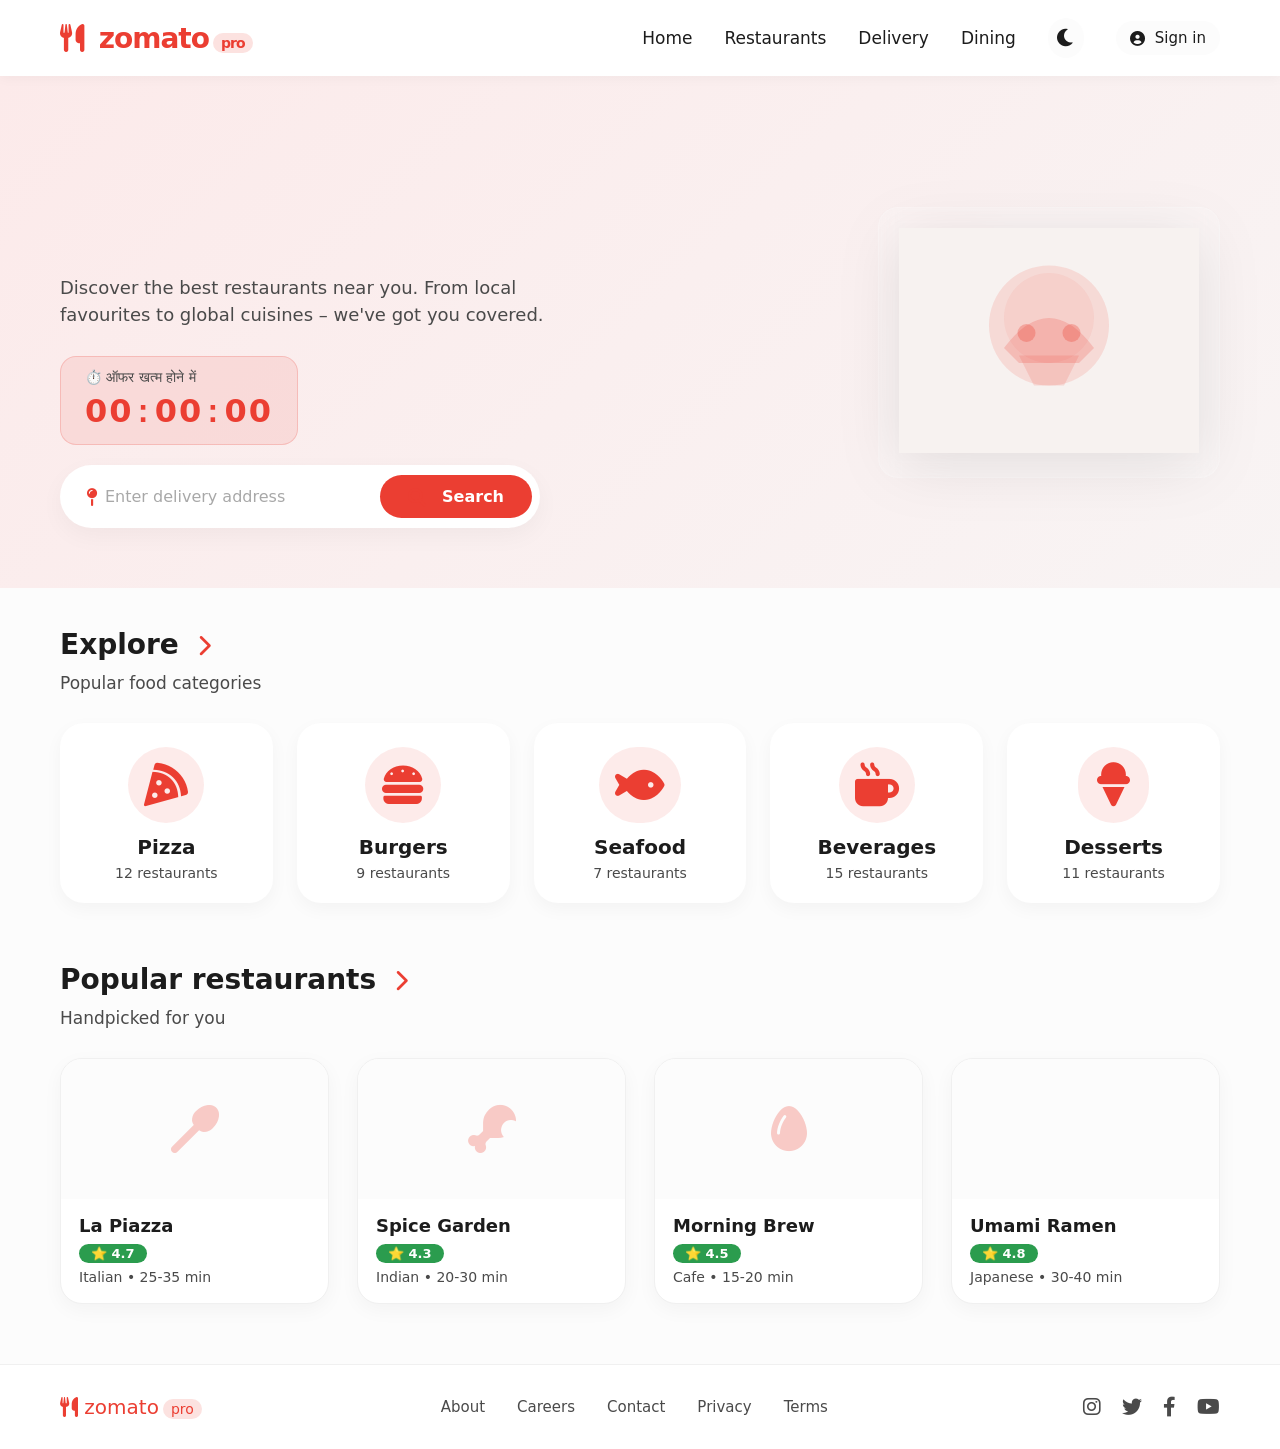
<file: zomato-clone/index.html>
<!-- index.html -->
<!DOCTYPE html>
<html lang="hi">
<head>
    <meta charset="UTF-8" />
    <meta name="viewport" content="width=device-width, initial-scale=1.0" />
    <title>Zomato pro· एडवांस फूड डिलीवरी</title>
    <link rel="stylesheet" href="https://cdnjs.cloudflare.com/ajax/libs/font-awesome/6.0.0-beta3/css/all.min.css" />
    <link rel="stylesheet" href="style.css" />
</head>
<body>
    <!-- प्रोग्रेस बार -->
    <div class="progress-bar" id="progressBar"></div>

    <!-- नेवबार -->
    <nav class="navbar">
        <div class="logo">
            <i class="fas fa-utensils"></i> zomato<span class="pro-text">pro</span>
        </div>
        <div class="nav-links">
            <a href="#home">Home</a>
            <a href="#restaurants">Restaurants</a>
            <a href="#delivery">Delivery</a>
            <a href="#dining">Dining</a>
            <div class="theme-toggle" id="themeToggle">
                <i class="fas fa-moon"></i>
            </div>
            <div class="user-icon">
                <i class="fas fa-user-circle"></i>
                <span>Sign in</span>
            </div>
        </div>
    </nav>

    <!-- हीरो सेक्शन -->
    <section class="hero" id="home">
        <div class="particles" id="particles"></div>
        <div class="hero-content">
            <div class="hero-text">
                <h1 id="typingText"></h1>
                <p>Discover the best restaurants near you. From local favourites to global cuisines – we've got you covered.</p>
                
                <!-- काउंटडाउन टाइमर -->
                <div class="timer-container">
                    <div class="timer-box">
                        <span class="timer-label">⏱️ ऑफर खत्म होने में</span>
                        <div class="timer" id="timer">
                            <span id="hours">00</span>:<span id="minutes">00</span>:<span id="seconds">00</span>
                        </div>
                    </div>
                </div>

                <div class="search-box">
                    <i class="fas fa-map-pin"></i>
                    <input type="text" placeholder="Enter delivery address" id="searchInput" />
                    <button id="searchBtn"><i class="fas fa-search"></i> Search</button>
                </div>
            </div>
            <div class="hero-image glass-effect">
                <img src="data:image/svg+xml,%3Csvg xmlns='http://www.w3.org/2000/svg' viewBox='0 0 400 300'%3E%3Crect width='400' height='300' fill='%23f7f2f0'/%3E%3Ccircle cx='200' cy='130' r='80' fill='%23eb3e3222'/%3E%3Ccircle cx='200' cy='120' r='60' fill='%23eb3e3211'/%3E%3Cpath d='M140 160 Q200 80 260 160 L240 180 L160 180 L140 160' fill='%23eb3e32' opacity='0.2'/%3E%3Cpath d='M160 170 L240 170 L220 210 L180 210 L160 170' fill='%23eb3e32' opacity='0.15'/%3E%3Ccircle cx='170' cy='140' r='12' fill='%23eb3e32' opacity='0.3'/%3E%3Ccircle cx='230' cy='140' r='12' fill='%23eb3e32' opacity='0.3'/%3E%3C/svg%3E"
                     alt="Zomato food illustration" />
            </div>
        </div>
    </section>

    <!-- कैटेगरीज -->
    <h2 class="section-title">Explore <i class="fas fa-chevron-right" style="font-size: 22px; color: #eb3e32; margin-left: 8px;"></i></h2>
    <p class="section-sub">Popular food categories</p>
    <div class="card-grid" id="restaurants">
        <div class="card" data-tooltip="12 restaurants available">
            <i class="fas fa-pizza-slice"></i>
            <h3>Pizza</h3>
            <p>12 restaurants</p>
        </div>
        <div class="card" data-tooltip="9 restaurants available">
            <i class="fas fa-hamburger"></i>
            <h3>Burgers</h3>
            <p>9 restaurants</p>
        </div>
        <div class="card" data-tooltip="7 restaurants available">
            <i class="fas fa-fish"></i>
            <h3>Seafood</h3>
            <p>7 restaurants</p>
        </div>
        <div class="card" data-tooltip="15 restaurants available">
            <i class="fas fa-mug-hot"></i>
            <h3>Beverages</h3>
            <p>15 restaurants</p>
        </div>
        <div class="card" data-tooltip="11 restaurants available">
            <i class="fas fa-ice-cream"></i>
            <h3>Desserts</h3>
            <p>11 restaurants</p>
        </div>
    </div>

    <!-- रेस्तरां -->
    <h2 class="section-title" style="padding-top: 10px;">Popular restaurants <i class="fas fa-chevron-right" style="font-size: 22px; color: #eb3e32; margin-left: 8px;"></i></h2>
    <p class="section-sub">Handpicked for you</p>
    <div class="resto-grid" id="delivery">
        <div class="resto-card">
            <div class="resto-img"><i class="fas fa-utensil-spoon"></i></div>
            <div class="resto-info">
                <h4>La Piazza</h4>
                <span class="rating">⭐ 4.7</span>
                <p>Italian • 25-35 min</p>
            </div>
        </div>
        <div class="resto-card">
            <div class="resto-img"><i class="fas fa-drumstick-bite"></i></div>
            <div class="resto-info">
                <h4>Spice Garden</h4>
                <span class="rating">⭐ 4.3</span>
                <p>Indian • 20-30 min</p>
            </div>
        </div>
        <div class="resto-card">
            <div class="resto-img"><i class="fas fa-egg"></i></div>
            <div class="resto-info">
                <h4>Morning Brew</h4>
                <span class="rating">⭐ 4.5</span>
                <p>Cafe • 15-20 min</p>
            </div>
        </div>
        <div class="resto-card">
            <div class="resto-img"><i class="fas fa-bowl-food"></i></div>
            <div class="resto-info">
                <h4>Umami Ramen</h4>
                <span class="rating">⭐ 4.8</span>
                <p>Japanese • 30-40 min</p>
            </div>
        </div>
    </div>

    <!-- लोडिंग स्पिनर -->
    <div class="loader-container" id="loader">
        <div class="loader"></div>
        <p>Loading amazing food...</p>
    </div>

    <!-- बैक टू टॉप बटन -->
    <button class="back-to-top" id="backToTop">
        <i class="fas fa-arrow-up"></i>
    </button>

    <!-- फूटर -->
    <footer class="footer">
        <div class="footer-brand">
            <i class="fas fa-utensils"></i> zomato<span class="pro-text">pro</span>
        </div>
        <div class="footer-links">
            <a href="#">About</a>
            <a href="#">Careers</a>
            <a href="#">Contact</a>
            <a href="#">Privacy</a>
            <a href="#">Terms</a>
        </div>
        <div class="footer-social">
            <i class="fab fa-instagram"></i>
            <i class="fab fa-twitter"></i>
            <i class="fab fa-facebook-f"></i>
            <i class="fab fa-youtube"></i>
        </div>
    </footer>

    <script src="script.js"></script>
</body>
</html>
</file>
<file: zomato-clone/style.css>
/* style.css - एडवांस वर्शन */
* {
    margin: 0;
    padding: 0;
    box-sizing: border-box;
    font-family: 'Segoe UI', Roboto, system-ui, -apple-system, sans-serif;
    transition: background-color 0.3s ease, color 0.3s ease;
}

:root {
    --bg-primary: #fcfcfc;
    --bg-secondary: #ffffff;
    --text-primary: #1c1c1c;
    --text-secondary: #4a4a4a;
    --shadow-color: rgba(0, 0, 0, 0.04);
    --border-color: #f0f0f0;
    --hero-bg: linear-gradient(135deg, #fceaea 0%, #f8f4f4 100%);
    --card-bg: #ffffff;
    --glass-bg: rgba(255, 255, 255, 0.2);
}

[data-theme="dark"] {
    --bg-primary: #1a1a1a;
    --bg-secondary: #2d2d2d;
    --text-primary: #ffffff;
    --text-secondary: #b0b0b0;
    --shadow-color: rgba(0, 0, 0, 0.3);
    --border-color: #3d3d3d;
    --hero-bg: linear-gradient(135deg, #1a1a1a 0%, #2d2d2d 100%);
    --card-bg: #2d2d2d;
    --glass-bg: rgba(255, 255, 255, 0.05);
}

body {
    background-color: var(--bg-primary);
    color: var(--text-primary);
    transition: background 0.3s, color 0.3s;
}

/* प्रोग्रेस बार */
.progress-bar {
    position: fixed;
    top: 0;
    left: 0;
    width: 0%;
    height: 4px;
    background: linear-gradient(90deg, #eb3e32, #ff6b5b);
    z-index: 1000;
    transition: width 0.1s;
}

/* ग्लास इफेक्ट */
.glass-effect {
    background: var(--glass-bg);
    backdrop-filter: blur(10px);
    border-radius: 20px;
    padding: 20px;
    border: 1px solid rgba(255, 255, 255, 0.2);
}

/* पार्टिकल्स */
.particles {
    position: absolute;
    top: 0;
    left: 0;
    width: 100%;
    height: 100%;
    overflow: hidden;
    pointer-events: none;
}

.particle {
    position: absolute;
    width: 6px;
    height: 6px;
    background: #eb3e32;
    border-radius: 50%;
    opacity: 0.3;
    animation: floatParticle 15s infinite;
}

@keyframes floatParticle {
    0%, 100% { transform: translateY(0px) rotate(0deg); opacity: 0.3; }
    50% { transform: translateY(-100px) rotate(180deg); opacity: 0.8; }
}

/* नेवबार */
.navbar {
    display: flex;
    justify-content: space-between;
    align-items: center;
    padding: 18px 60px;
    background: var(--bg-secondary);
    box-shadow: 0 2px 12px var(--shadow-color);
    position: sticky;
    top: 0;
    z-index: 100;
}

.logo {
    font-size: 28px;
    font-weight: 700;
    color: #eb3e32;
    letter-spacing: -1px;
}
.logo i {
    margin-right: 6px;
}
.pro-text {
    color: #eb3e32;
    font-size: 14px;
    background: rgba(235, 62, 50, 0.15);
    padding: 2px 8px;
    border-radius: 20px;
    margin-left: 4px;
}

.nav-links {
    display: flex;
    align-items: center;
    gap: 32px;
    font-weight: 500;
    color: var(--text-primary);
}
.nav-links a {
    text-decoration: none;
    color: var(--text-primary);
    font-size: 17px;
    transition: color 0.3s;
    position: relative;
}
.nav-links a::after {
    content: '';
    position: absolute;
    bottom: -4px;
    left: 0;
    width: 0;
    height: 2px;
    background: #eb3e32;
    transition: width 0.3s;
}
.nav-links a:hover::after {
    width: 100%;
}
.nav-links a:hover {
    color: #eb3e32;
}

.theme-toggle {
    cursor: pointer;
    font-size: 20px;
    padding: 8px;
    border-radius: 50%;
    background: var(--bg-primary);
    transition: transform 0.3s;
}
.theme-toggle:hover {
    transform: rotate(30deg);
}

.user-icon {
    background: var(--bg-primary);
    padding: 8px 14px;
    border-radius: 30px;
    display: flex;
    align-items: center;
    gap: 10px;
    font-size: 15px;
    cursor: pointer;
    transition: background 0.3s;
}
.user-icon:hover {
    background: #eb3e3222;
}

/* हीरो */
.hero {
    background: var(--hero-bg);
    padding: 60px;
    position: relative;
    overflow: hidden;
}

.hero-content {
    display: flex;
    flex-wrap: wrap;
    align-items: center;
    justify-content: space-between;
    position: relative;
    z-index: 1;
}

.hero-text {
    max-width: 540px;
}
.hero-text h1 {
    font-size: 52px;
    font-weight: 700;
    color: var(--text-primary);
    line-height: 1.2;
    min-height: 120px;
}
.hero-text h1 span {
    color: #eb3e32;
}
.hero-text p {
    font-size: 18px;
    color: var(--text-secondary);
    margin: 18px 0 28px 0;
    line-height: 1.5;
}

/* टाइमर */
.timer-container {
    margin: 20px 0;
}
.timer-box {
    display: inline-block;
    background: rgba(235, 62, 50, 0.1);
    padding: 12px 24px;
    border-radius: 16px;
    border: 1px solid rgba(235, 62, 50, 0.2);
}
.timer-label {
    display: block;
    font-size: 14px;
    color: var(--text-secondary);
    margin-bottom: 6px;
}
.timer {
    font-size: 32px;
    font-weight: 700;
    color: #eb3e32;
    letter-spacing: 2px;
    font-family: 'Courier New', monospace;
}

/* सर्च बॉक्स */
.search-box {
    display: flex;
    background: var(--bg-secondary);
    border-radius: 40px;
    box-shadow: 0 8px 24px var(--shadow-color);
    padding: 6px 6px 6px 24px;
    max-width: 480px;
    align-items: center;
    border: 2px solid transparent;
    transition: border-color 0.3s, box-shadow 0.3s;
}
.search-box:focus-within {
    border-color: #eb3e32;
    box-shadow: 0 8px 30px rgba(235, 62, 50, 0.15);
}
.search-box i {
    color: #eb3e32;
    font-size: 18px;
    margin-right: 8px;
}
.search-box input {
    border: none;
    outline: none;
    font-size: 16px;
    padding: 14px 0;
    flex: 1;
    background: transparent;
    color: var(--text-primary);
}
.search-box input::placeholder {
    color: #a8a8a8;
}
.search-box button {
    background: #eb3e32;
    border: none;
    color: white;
    font-weight: 600;
    padding: 12px 28px;
    border-radius: 40px;
    font-size: 16px;
    cursor: pointer;
    transition: all 0.3s;
    display: flex;
    align-items: center;
    gap: 8px;
}
.search-box button:hover {
    background: #d32f2a;
    transform: scale(1.02);
}
.search-box button:active {
    transform: scale(0.95);
}

.hero-image {
    margin-top: 20px;
}
.hero-image img {
    max-width: 380px;
    width: 100%;
    height: auto;
    filter: drop-shadow(0 10px 30px rgba(0, 0, 0, 0.1));
    animation: floatImage 3s ease-in-out infinite;
}

@keyframes floatImage {
    0%, 100% { transform: translateY(0px); }
    50% { transform: translateY(-10px); }
}

/* कार्ड्स */
.section-title {
    font-size: 28px;
    font-weight: 700;
    color: var(--text-primary);
    padding: 40px 60px 12px 60px;
}
.section-sub {
    padding: 0 60px 20px 60px;
    color: var(--text-secondary);
    font-size: 17px;
}

.card-grid {
    display: grid;
    grid-template-columns: repeat(auto-fit, minmax(200px, 1fr));
    gap: 24px;
    padding: 10px 60px 50px 60px;
}

.card {
    background: var(--card-bg);
    border-radius: 24px;
    padding: 22px 16px 20px 16px;
    box-shadow: 0 6px 18px var(--shadow-color);
    transition: all 0.3s cubic-bezier(0.4, 0, 0.2, 1);
    border: 2px solid transparent;
    text-align: center;
    position: relative;
    cursor: pointer;
}
.card:hover {
    transform: translateY(-8px) scale(1.02);
    box-shadow: 0 16px 40px var(--shadow-color);
    border-color: #eb3e3222;
}

/* टूलटिप */
.card::before {
    content: attr(data-tooltip);
    position: absolute;
    bottom: calc(100% + 10px);
    left: 50%;
    transform: translateX(-50%) scale(0);
    background: var(--text-primary);
    color: var(--bg-primary);
    padding: 6px 14px;
    border-radius: 8px;
    font-size: 13px;
    white-space: nowrap;
    opacity: 0;
    transition: all 0.3s;
    pointer-events: none;
}
.card:hover::before {
    transform: translateX(-50%) scale(1);
    opacity: 1;
}

.card i {
    font-size: 44px;
    color: #eb3e32;
    background: rgba(235, 62, 50, 0.1);
    padding: 16px;
    border-radius: 60px;
    margin-bottom: 12px;
    transition: transform 0.3s;
}
.card:hover i {
    transform: rotate(10deg) scale(1.1);
}
.card h3 {
    font-size: 20px;
    font-weight: 600;
    color: var(--text-primary);
}
.card p {
    color: var(--text-secondary);
    font-size: 14px;
    margin-top: 6px;
}

/* रेस्तरां */
.resto-grid {
    display: grid;
    grid-template-columns: repeat(auto-fit, minmax(220px, 1fr));
    gap: 28px;
    padding: 10px 60px 60px 60px;
}

.resto-card {
    background: var(--card-bg);
    border-radius: 22px;
    overflow: hidden;
    box-shadow: 0 6px 20px var(--shadow-color);
    border: 1px solid var(--border-color);
    transition: all 0.3s cubic-bezier(0.4, 0, 0.2, 1);
}
.resto-card:hover {
    transform: translateY(-6px);
    box-shadow: 0 16px 40px var(--shadow-color);
}
.resto-img {
    height: 140px;
    background: var(--bg-primary);
    display: flex;
    align-items: center;
    justify-content: center;
    color: #b0b0b0;
    font-size: 34px;
    transition: transform 0.3s;
}
.resto-card:hover .resto-img {
    transform: scale(1.02);
}
.resto-img i {
    color: #eb3e3244;
    font-size: 48px;
}
.resto-info {
    padding: 16px 18px 18px 18px;
}
.resto-info h4 {
    font-size: 18px;
    font-weight: 600;
    color: var(--text-primary);
}
.resto-info .rating {
    background: #2b9c4e;
    color: white;
    padding: 2px 12px;
    border-radius: 40px;
    font-size: 13px;
    font-weight: 600;
    display: inline-block;
    margin: 8px 0 6px 0;
}
.resto-info p {
    color: var(--text-secondary);
    font-size: 14px;
}

/* लोडर */
.loader-container {
    display: none;
    flex-direction: column;
    align-items: center;
    justify-content: center;
    padding: 60px;
    gap: 20px;
}
.loader-container.active {
    display: flex;
}
.loader {
    width: 60px;
    height: 60px;
    border: 4px solid var(--border-color);
    border-top: 4px solid #eb3e32;
    border-radius: 50%;
    animation: spin 1s linear infinite;
}
@keyframes spin {
    0% { transform: rotate(0deg); }
    100% { transform: rotate(360deg); }
}
.loader-container p {
    color: var(--text-secondary);
    font-size: 16px;
    font-weight: 500;
}

/* बैक टू टॉप */
.back-to-top {
    position: fixed;
    bottom: 30px;
    right: 30px;
    width: 50px;
    height: 50px;
    background: #eb3e32;
    color: white;
    border: none;
    border-radius: 50%;
    font-size: 22px;
    cursor: pointer;
    opacity: 0;
    transform: scale(0);
    transition: all 0.3s;
    box-shadow: 0 4px 16px rgba(235, 62, 50, 0.4);
    z-index: 100;
}
.back-to-top.visible {
    opacity: 1;
    transform: scale(1);
}
.back-to-top:hover {
    background: #d32f2a;
    transform: scale(1.1);
}

/* फूटर */
.footer {
    background: var(--bg-secondary);
    border-top: 1px solid var(--border-color);
    padding: 30px 60px;
    display: flex;
    flex-wrap: wrap;
    justify-content: space-between;
    align-items: center;
    color: var(--text-secondary);
}
.footer-brand {
    font-weight: 500;
    font-size: 20px;
    color: #eb3e32;
}
.footer-links {
    display: flex;
    gap: 32px;
    flex-wrap: wrap;
}
.footer-links a {
    text-decoration: none;
    color: var(--text-secondary);
    font-size: 15px;
    font-weight: 450;
    transition: color 0.3s;
}
.footer-links a:hover {
    color: #eb3e32;
}
.footer-social i {
    font-size: 20px;
    margin-left: 16px;
    color: var(--text-secondary);
    transition: all 0.3s;
    cursor: pointer;
}
.footer-social i:hover {
    color: #eb3e32;
    transform: translateY(-3px);
}

/* रिस्पॉन्सिव */
@media (max-width: 850px) {
    .navbar { padding: 16px 30px; flex-wrap: wrap; gap: 12px; }
    .nav-links { gap: 20px; flex-wrap: wrap; }
    .hero { padding: 30px; }
    .hero-content { flex-direction: column; text-align: center; }
    .hero-text { max-width: 100%; }
    .hero-text h1 { font-size: 36px; min-height: 80px; }
    .search-box { max-width: 100%; margin: 0 auto; flex-wrap: wrap; }
    .hero-image img { max-width: 260px; }
    .section-title, .section-sub, .card-grid, .resto-grid {
        padding-left: 30px;
        padding-right: 30px;
    }
    .footer { padding: 24px 30px; flex-direction: column; gap: 18px; text-align: center; }
    .footer-links { justify-content: center; }
}

@media (max-width: 480px) {
    .navbar { padding: 14px 18px; }
    .logo { font-size: 24px; }
    .hero-text h1 { font-size: 28px; min-height: 70px; }
    .search-box { flex-wrap: wrap; background: transparent; box-shadow: none; padding: 0; border: none; gap: 8px; }
    .search-box input { background: var(--bg-secondary); border-radius: 40px; padding: 14px 20px; border: 1px solid var(--border-color); width: 100%; }
    .search-box button { width: 100%; justify-content: center; }
    .card-grid { grid-template-columns: 1fr 1fr; gap: 16px; }
    .resto-grid { grid-template-columns: 1fr; }
    .timer { font-size: 24px; }
}
</file>
